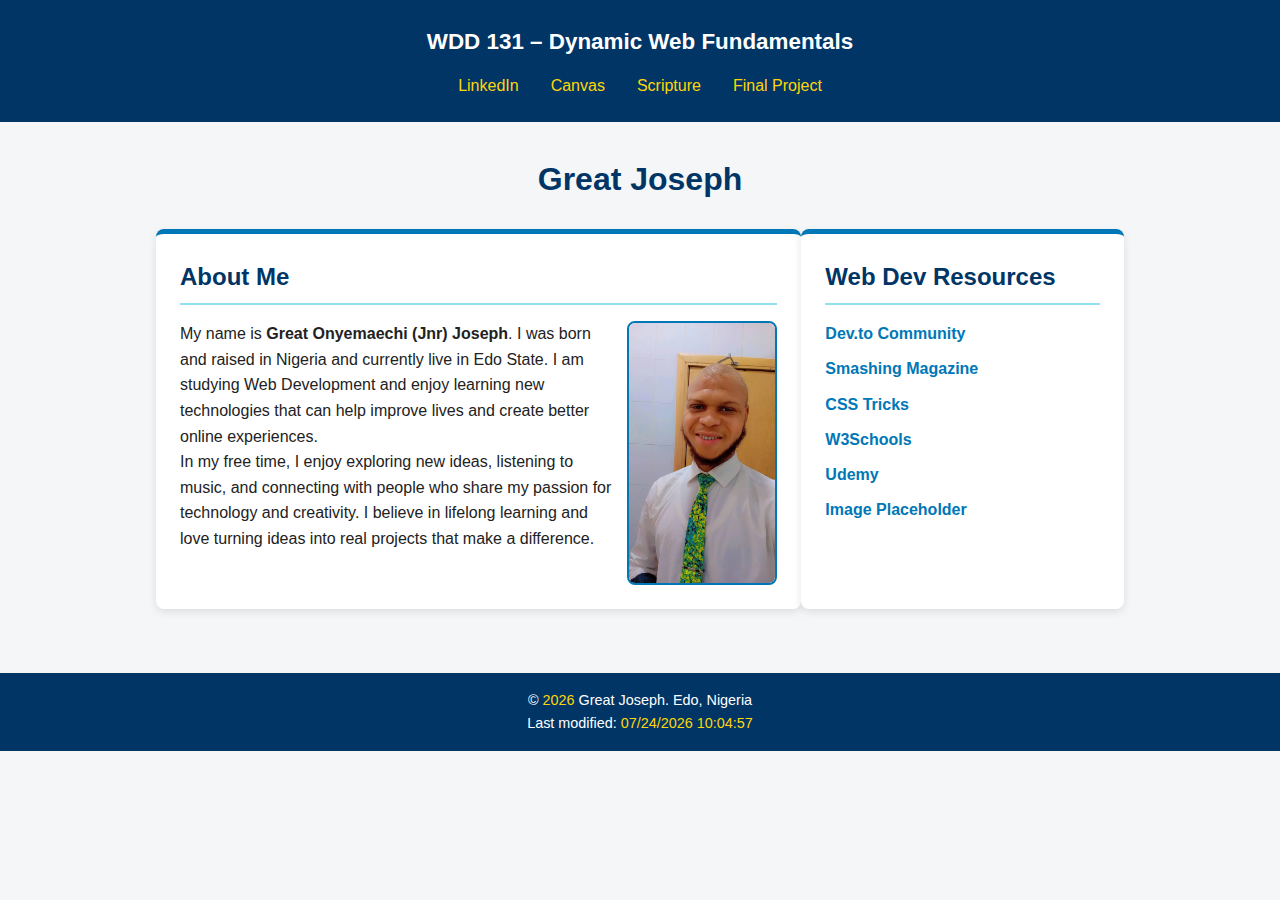
<file: index.html>
<!DOCTYPE html>
<html lang="en">
<head>
    <meta charset="UTF-8">
    <meta name="viewport" content="width=device-width, initial-scale=1.0">
    <meta name="author" content="Great Joseph">
    <meta name="description" content="WDD 131 – Dynamic Web Fundamentals - Great Onyemaechi (Jnr) Joseph personal webpage.">
    <title>WDD 131 – Dynamic Web Fundamentals – Great Joseph</title>
    <link rel="stylesheet" href="styles/base.css">
    <script src="/scripts/getdates.js" defer></script>
</head>
<body>
    <header>
        <span id="course-title">WDD 131 – Dynamic Web Fundamentals</span>
        <nav>
            <a href="https://linkedin.com" target="_blank">LinkedIn</a>
            <a href="https://byupw.instructure.com" target="_blank">Canvas</a>
            <a href="https://www.churchofjesuschrist.org/study/scriptures/bofm/1-ne/3?lang=eng&id=p7#p7" target="_blank">Scripture</a>
            <a href="#">Final Project</a>
        </nav>
    </header>

    <main>
        <h1>Great Joseph</h1>

        <section class="card">
            <h2>About Me</h2>
            <img src="images/profile.webp" alt="Photo of Great Joseph" class="profile-img">
            <p>My name is <strong>Great Onyemaechi (Jnr) Joseph</strong>. I was born and raised in Nigeria and currently live in Edo State. I am studying Web Development and enjoy learning new technologies that can help improve lives and create better online experiences.</p>
            <p>In my free time, I enjoy exploring new ideas, listening to music, and connecting with people who share my passion for technology and creativity. I believe in lifelong learning and love turning ideas into real projects that make a difference.</p>
        </section>

        <section class="card">
            <h2>Web Dev Resources</h2>
            <ul>
                <li><a href="https://dev.to/" target="_blank">Dev.to Community</a></li>
                <li><a href="https://www.smashingmagazine.com/" target="_blank">Smashing Magazine</a></li>
                <li><a href="https://css-tricks.com/" target="_blank">CSS Tricks</a></li>
                <li><a href="https://www.w3schools.com/" target="_blank">W3Schools</a></li>
                <li><a href="https://www.udemy.com/" target="_blank">Udemy</a></li>
                <li><a href="https://placeholder.com/" target="_blank">Image Placeholder</a></li>
            </ul>
        </section>
    </main>

    <footer>
        <p>&copy; <span id="currentyear"></span> Great Joseph. Edo, Nigeria</p>
        <p id="lastModified">Last modified: <span id="modDate"></span></p>
    </footer>
</body>
</html>
</file>
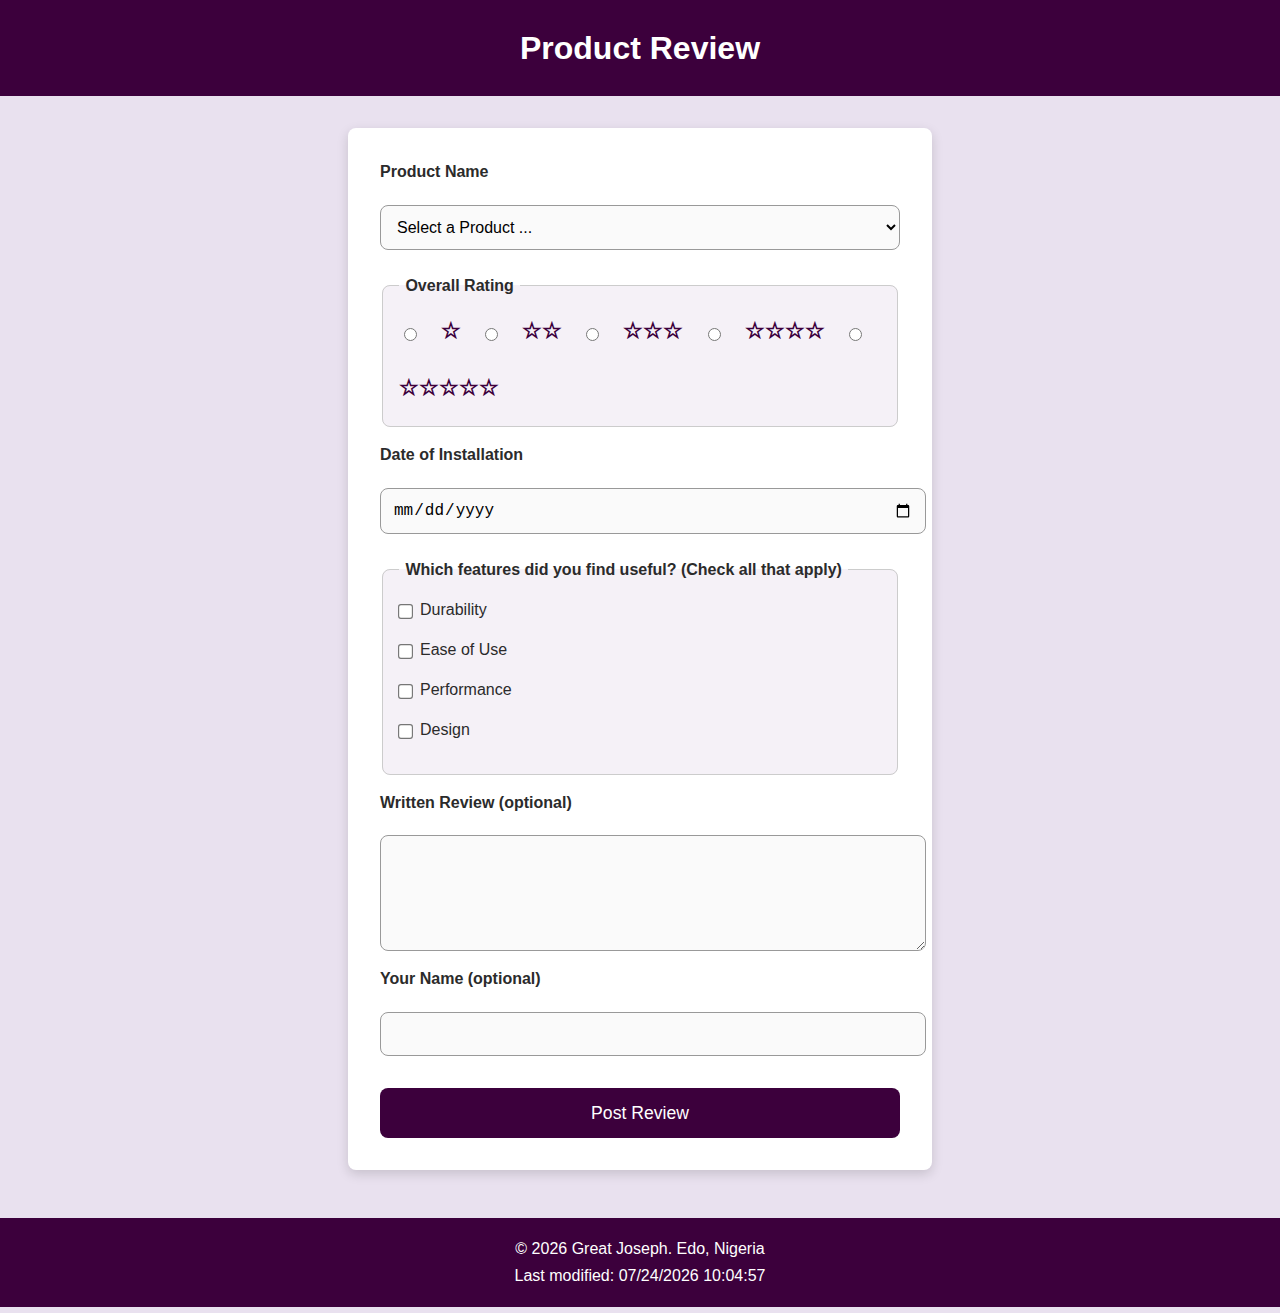
<file: form.html>
<!DOCTYPE html>
<html lang="en">
<head>
  <meta charset="UTF-8" >
  <meta name="viewport" content="width=device-width, initial-scale=1" >
  <title>Product Review Form</title>
  <meta name="author" content="Great Joseph" >
  <meta
    name="description"
    content="Form for submitting product reviews. | Great Joseph | WDD 131 - Dynamic Web Fundamentals"
  >
  <meta name="keywords" content="product review, review form, customer feedback, WDD 131, Great Joseph" >
  <link rel="stylesheet" href="styles/form.css" >
  <script defer src="scripts/form.js"></script>
</head>
<body>
  <!-- REQUIRED HEADER -->
  <header>
    <h1>Product Review</h1>
  </header>

  <main>
    <form method="get" action="review.html" id="reviewForm">
      <!-- PRODUCT NAME -->
      <label for="productSelect">Product Name</label>
      <select id="productSelect" name="product" required>
        <option value="" disabled selected>Select a Product ...</option>
      </select>

      <!-- RATING -->
      <fieldset class="ratingBox">
        <legend>Overall Rating</legend>

        <input type="radio" id="rate1" name="rating" value="1" required >
        <label for="rate1">☆</label>

        <input type="radio" id="rate2" name="rating" value="2" required>
        <label for="rate2">☆☆</label>

        <input type="radio" id="rate3" name="rating" value="3" required>
        <label for="rate3">☆☆☆</label>

        <input type="radio" id="rate4" name="rating" value="4" required>
        <label for="rate4">☆☆☆☆</label>

        <input type="radio" id="rate5" name="rating" value="5" required>
        <label for="rate5">☆☆☆☆☆</label>
      </fieldset>

      <!-- DATE -->
      <label for="installDate">Date of Installation</label>
      <input type="date" id="installDate" name="installDate" required >

      <!-- FEATURES -->
      <fieldset>
        <legend>Which features did you find useful? (Check all that apply)</legend>

        <div class="checkbox-wrapper">
          <input
            type="checkbox"
            id="durability"
            name="features"
            value="Durability"
          >
          <label for="durability">Durability</label>
        </div>

        <div class="checkbox-wrapper">
          <input
            type="checkbox"
            id="ease"
            name="features"
            value="Ease of Use"
          >
          <label for="ease">Ease of Use</label>
        </div>

        <div class="checkbox-wrapper">
          <input
            type="checkbox"
            id="performance"
            name="features"
            value="Performance"
          >
          <label for="performance">Performance</label>
        </div>

        <div class="checkbox-wrapper">
          <input type="checkbox" id="design" name="features" value="Design" >
          <label for="design">Design</label>
        </div>
      </fieldset>

      <!-- REVIEW TEXT -->
      <label for="writtenReview">Written Review (optional)</label>
      <textarea id="writtenReview" name="writtenReview" rows="5"></textarea>

      <!-- USER NAME -->
      <label for="userName">Your Name (optional)</label>
      <input type="text" id="userName" name="userName" >

      <!-- SUBMIT -->
      <input type="submit" value="Post Review" class="submitBtn" >
    </form>
  </main>

  <footer>
    <p>&copy; <span id="currentyear"></span> Great Joseph. Edo, Nigeria</p>
    <p id="lastModified">Last modified: <span id="modDate"></span></p>
  </footer>
</body>
</html>
</file>
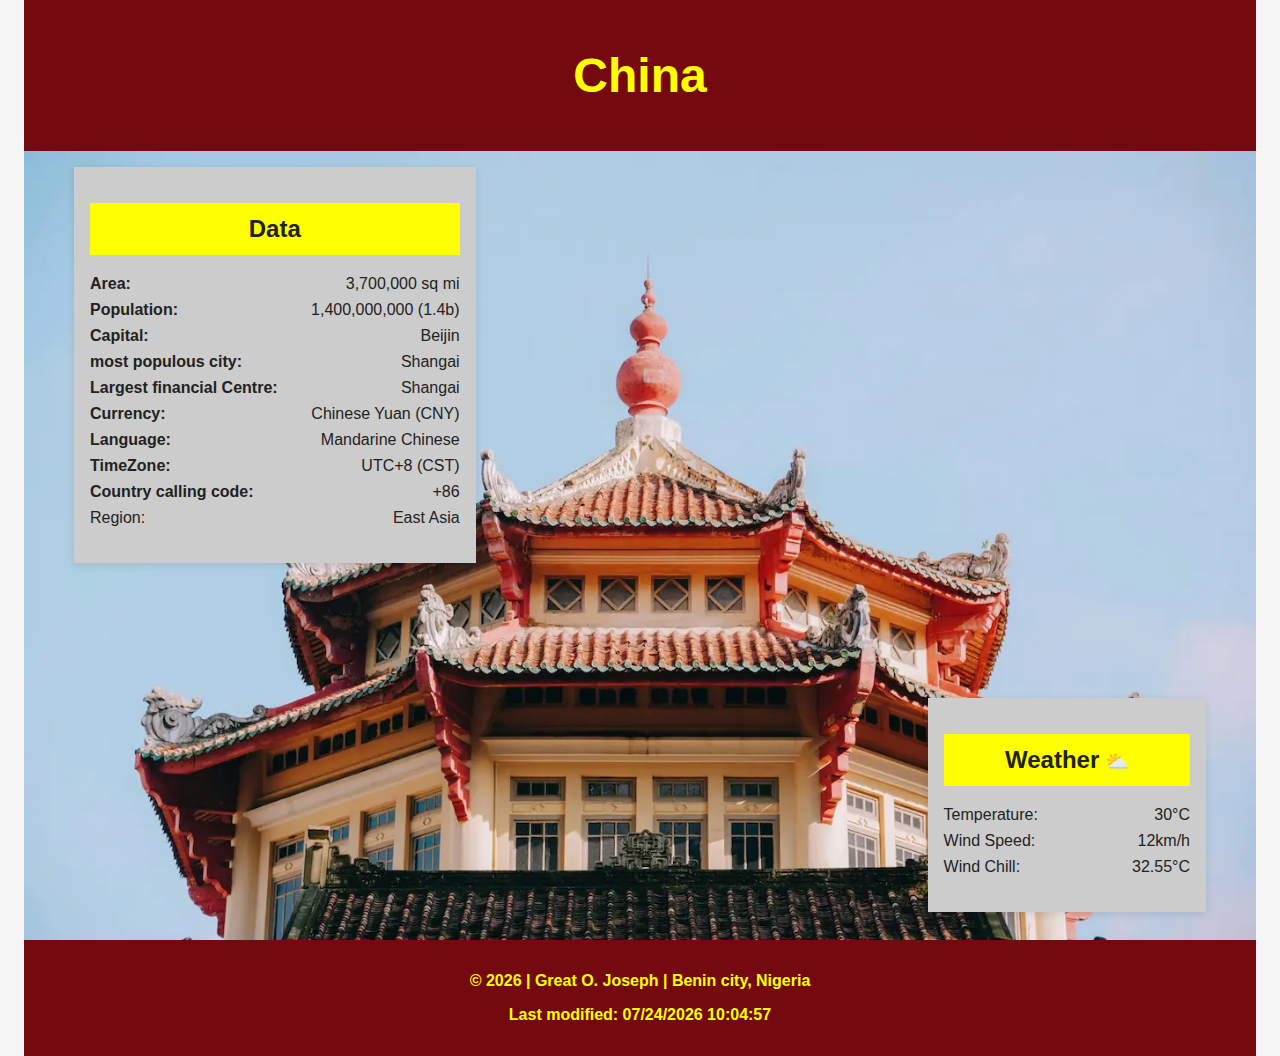
<file: place.html>
<!DOCTYPE html>
<html lang="en">
<head>
    <meta charset="UTF-8">
    <meta name="viewport" content="width=device-width, initial-scale=1.0">
    <title>China</title>
    <meta name="author" content="Great O Great">
    <meta name="description" content="a country i would love to visit - China | Great Joseph | wdd131">
    <meta name="keywords" content="China, favourite country, Great Joseph, Great, Joseph">

    <link rel="stylesheet" href="styles/place.css">
    <script src="scripts/place.js" defer></script>
</head>
<body>

<header>
    <h1>China</h1>
</header>

<main>

    <!-- HERO IMAGE -->
    <section class="hero">
        <picture>
            <source srcset="images/china_large.webp" media="(min-width: 700px)">
            <img src="images/china_small.webp " alt="A view of China">
        </picture>
    </section>

    <!-- MOBILE DATA SECTION -->
    <section class="data">
        <h2>Data</h2>
        <ul>
            <li><strong>Area:</strong> 3,700,000 sq mi</li>
            <li><strong>Population:</strong> 1,400,000,000 (1.4b)</li>
            <li><strong>Capital:</strong> Beijin</li>
            <li><strong>most populous city:</strong> Shangai</li>
            <li><strong>Largest financial Centre:</strong> Shangai</li>
            <li><strong>Currency:</strong> Chinese Yuan (CNY)</li>
            <li><strong>Language:</strong> Mandarine Chinese</li>
            <li><strong>TimeZone:</strong> UTC+8 (CST)</li>
            <li><strong>Country calling code:</strong> +86</li>
            <li><span>Region:</span> East Asia</li>
        </ul>
    </section>

    <!-- WEATHER SECTION -->
    <section class="weather">
        <h2>Weather</h2>
        <img class="weather-icon-mobile" src="images/weather.svg" alt="weather icon">

        <ul>
            <li><span>Temperature:</span> <span id="temp">30&deg;C</span></li>
            <li><span>Wind Speed:</span> <span id="speed" >12km/h</span></li>
            <li><span>Wind Chill:</span> <span id="windchill">--</span></li>
        </ul>
    </section>

</main>

<footer>
    <p>&copy; <span id="year"></span> | Great O. Joseph | Benin city, Nigeria</p>
    <p>Last modified: <span id="modified"></span></p>
</footer>

</body>
</html>
</file>
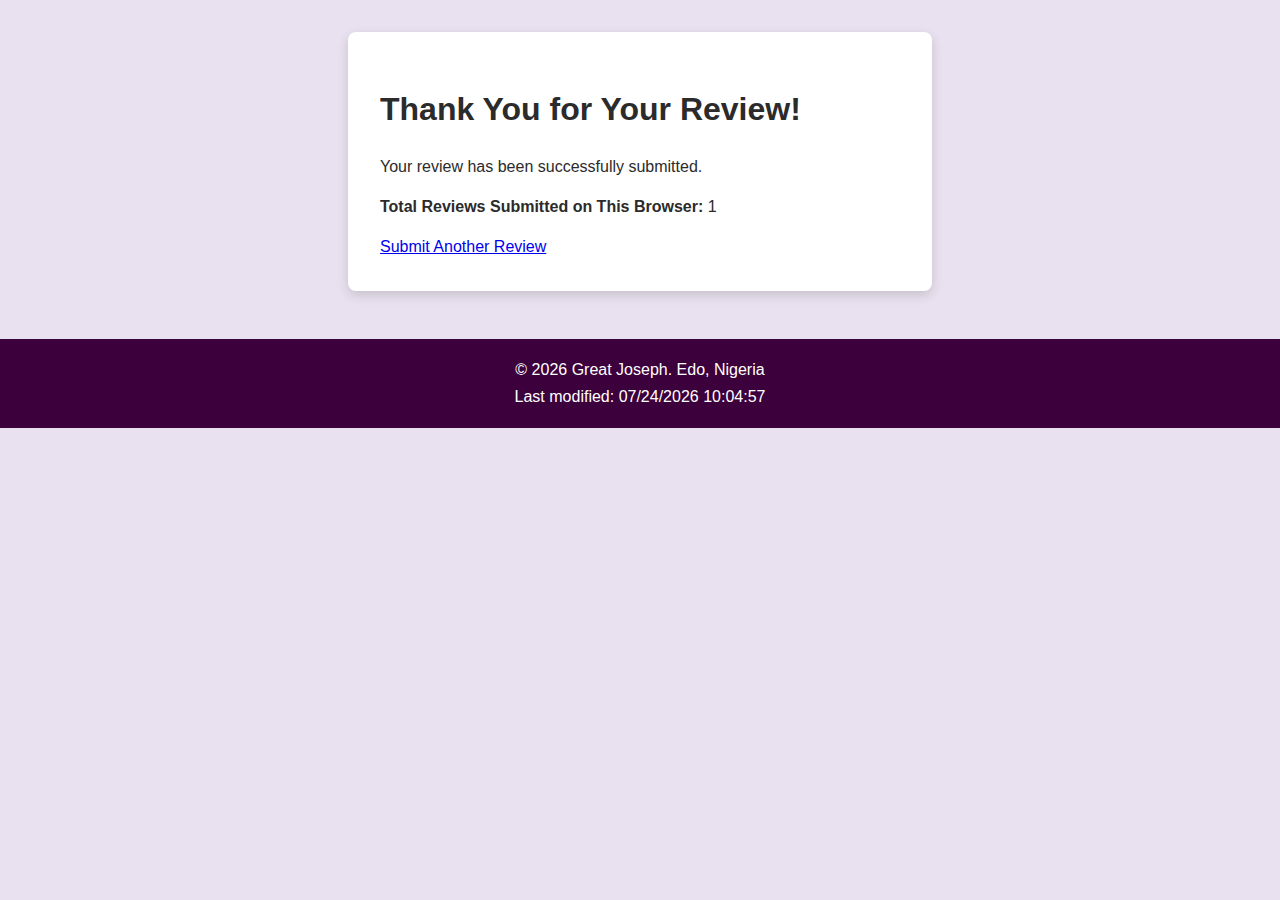
<file: review.html>
<!DOCTYPE html>
<html lang="en">
<head>
    <meta charset="UTF-8">
    <meta name="viewport" content="width=device-width, initial-scale=1.0">
    <meta name="author" content="Great Joseph">
    <meta name="description" content="Thank you page for submitted product reviews. | Great Joseph | WDD 131 - Dynamic Web Fundamentals">
    <meta name="keywords" content="product review, review submission, customer feedback, WDD 131, Great Joseph">
    <title>Review Submitted</title>
    <link rel="stylesheet" href="styles/form.css">
    <script defer src="scripts/review.js"></script>
</head>

<body>
    <main>
        <h1>Thank You for Your Review!</h1>

        <p>Your review has been successfully submitted.</p>

        <p><strong>Total Reviews Submitted on This Browser:</strong> 
            <span id="reviewCount">0</span>
        </p>

        <a href="form.html" class="backLink">Submit Another Review</a>

    </main>

    <footer>
        <p>&copy; <span id="currentyear"></span> Great Joseph. Edo, Nigeria</p>
        <p id="lastModified">Last modified: <span id="modDate"></span></p>
    </footer>
</body>
</html>
</file>
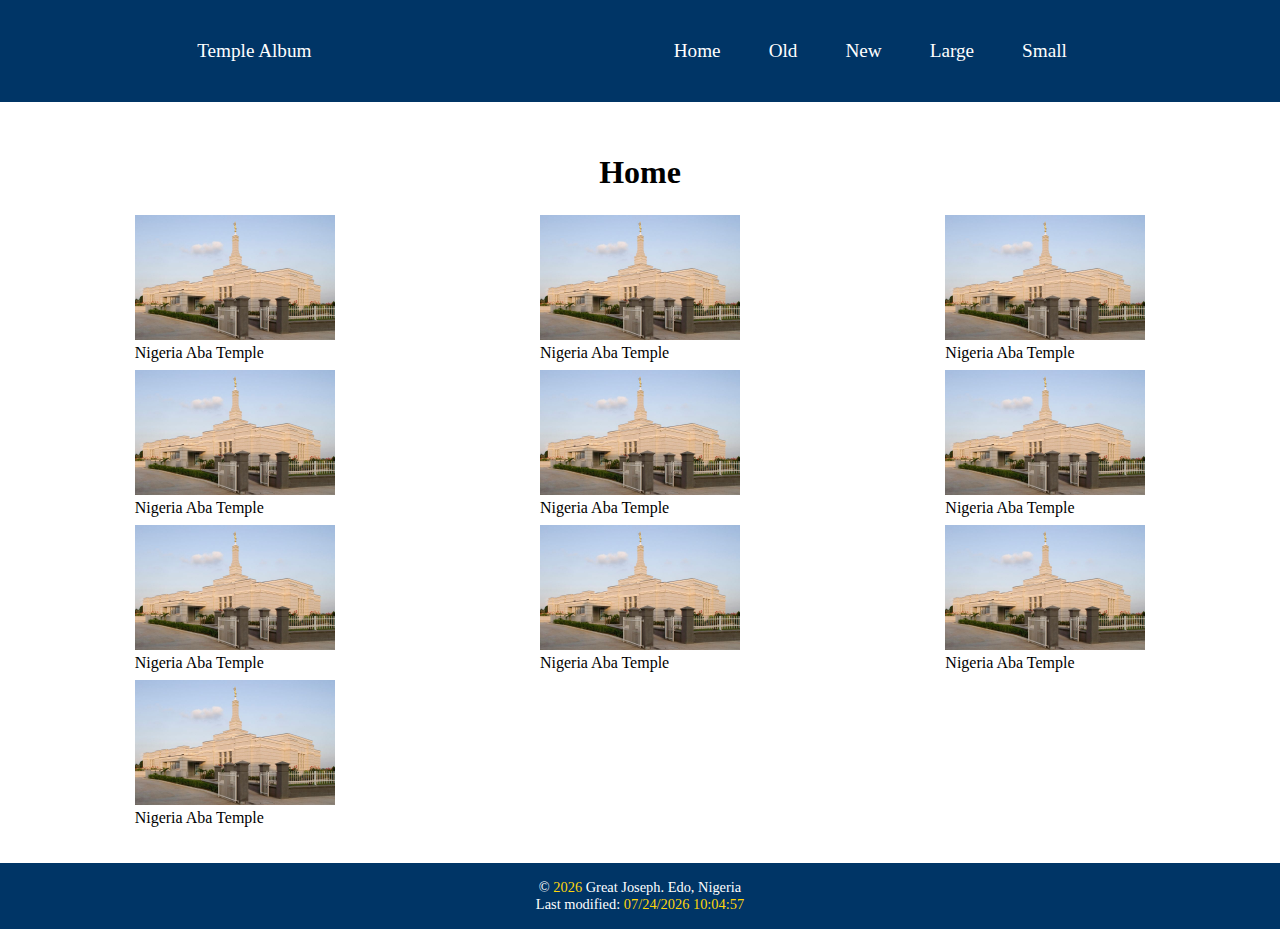
<file: temples.html>
<!DOCTYPE html>
<html lang="en">
<head>
    <meta charset="UTF-8">
    <meta name="viewport" content="width=device-width, initial-scale=1.0">
    <meta name="author" content="Great O. Joseph">
    <meta name="description" content="temples galery | wdd130 | Great Joseph">
    <meta name="keywords" content="lds temples, temples, church of jesus christ, gallery">
    <title>Temples Gallery</title>
    <!-- Google Fonts Preconnects -->
    <link rel="preconnect" href="https://fonts.googleapis.com">
    <link rel="preconnect" href="https://fonts.gstatic.com" crossorigin>

    <!-- Google Fonts Stylesheet -->
    <link href="https://fonts.googleapis.com/css2?family=Poppins:wght@400;500;600&family=Roboto:wght@400;700&display=swap" rel="stylesheet">

    <link rel="stylesheet" href="styles/temples.css">
    <link rel="stylesheet" href="styles/temples-large.css">
    <script src="scripts/temples.js" defer></script>
    <script src="scripts/getdates.js" defer></script>
</head>
<body>
    <header>
        <div>Temple Album</div>

        <span class="toggle-menu" id="toggle-menu-on">  ☰ </span>

        <nav>
            <span class="toggle-menu" id="toggle-menu-off">❌</span>
            <a href="#">Home</a>
            <a href="#">Old</a>
            <a href="#">New</a>
            <a href="#">Large</a>
            <a href="#">Small</a>
        </nav>
    </header>

    <main>
        <h1>Home</h1>
        <figure>
            <img src="images/aba_nigeria_temple_lds.jpeg" alt="A picture of Nigeria Aba Temple">
            <figcaption>Nigeria Aba Temple</figcaption>
        </figure>
        <figure>
            <img src="images/aba_nigeria_temple_lds.jpeg" alt="A picture of Nigeria Aba Temple">
            <figcaption>Nigeria Aba Temple</figcaption>
        </figure>
        <figure>
            <img src="images/aba_nigeria_temple_lds.jpeg" alt="A picture of Nigeria Aba Temple">
            <figcaption>Nigeria Aba Temple</figcaption>
        </figure>
        <figure>
            <img src="images/aba_nigeria_temple_lds.jpeg" alt="A picture of Nigeria Aba Temple">
            <figcaption>Nigeria Aba Temple</figcaption>
        </figure>
        <figure>
            <img src="images/aba_nigeria_temple_lds.jpeg" alt="A picture of Nigeria Aba Temple">
            <figcaption>Nigeria Aba Temple</figcaption>
        </figure>
        <figure>
            <img src="images/aba_nigeria_temple_lds.jpeg" alt="A picture of Nigeria Aba Temple">
            <figcaption>Nigeria Aba Temple</figcaption>
        </figure>
        <figure>
            <img src="images/aba_nigeria_temple_lds.jpeg" alt="A picture of Nigeria Aba Temple">
            <figcaption>Nigeria Aba Temple</figcaption>
        </figure>
        <figure>
            <img src="images/aba_nigeria_temple_lds.jpeg" alt="A picture of Nigeria Aba Temple">
            <figcaption>Nigeria Aba Temple</figcaption>
        </figure>
        <figure>
            <img src="images/aba_nigeria_temple_lds.jpeg" alt="A picture of Nigeria Aba Temple">
            <figcaption>Nigeria Aba Temple</figcaption>
        </figure>
        <figure>
            <img src="images/aba_nigeria_temple_lds.jpeg" alt="A picture of Nigeria Aba Temple">
            <figcaption>Nigeria Aba Temple</figcaption>
        </figure>
    </main>

    <footer>
        <p>&copy; <span id="currentyear"></span> Great Joseph. Edo, Nigeria</p>
        <p id="lastModified">Last modified: <span id="modDate"></span></p>
    </footer>
</body>
</html>
</file>
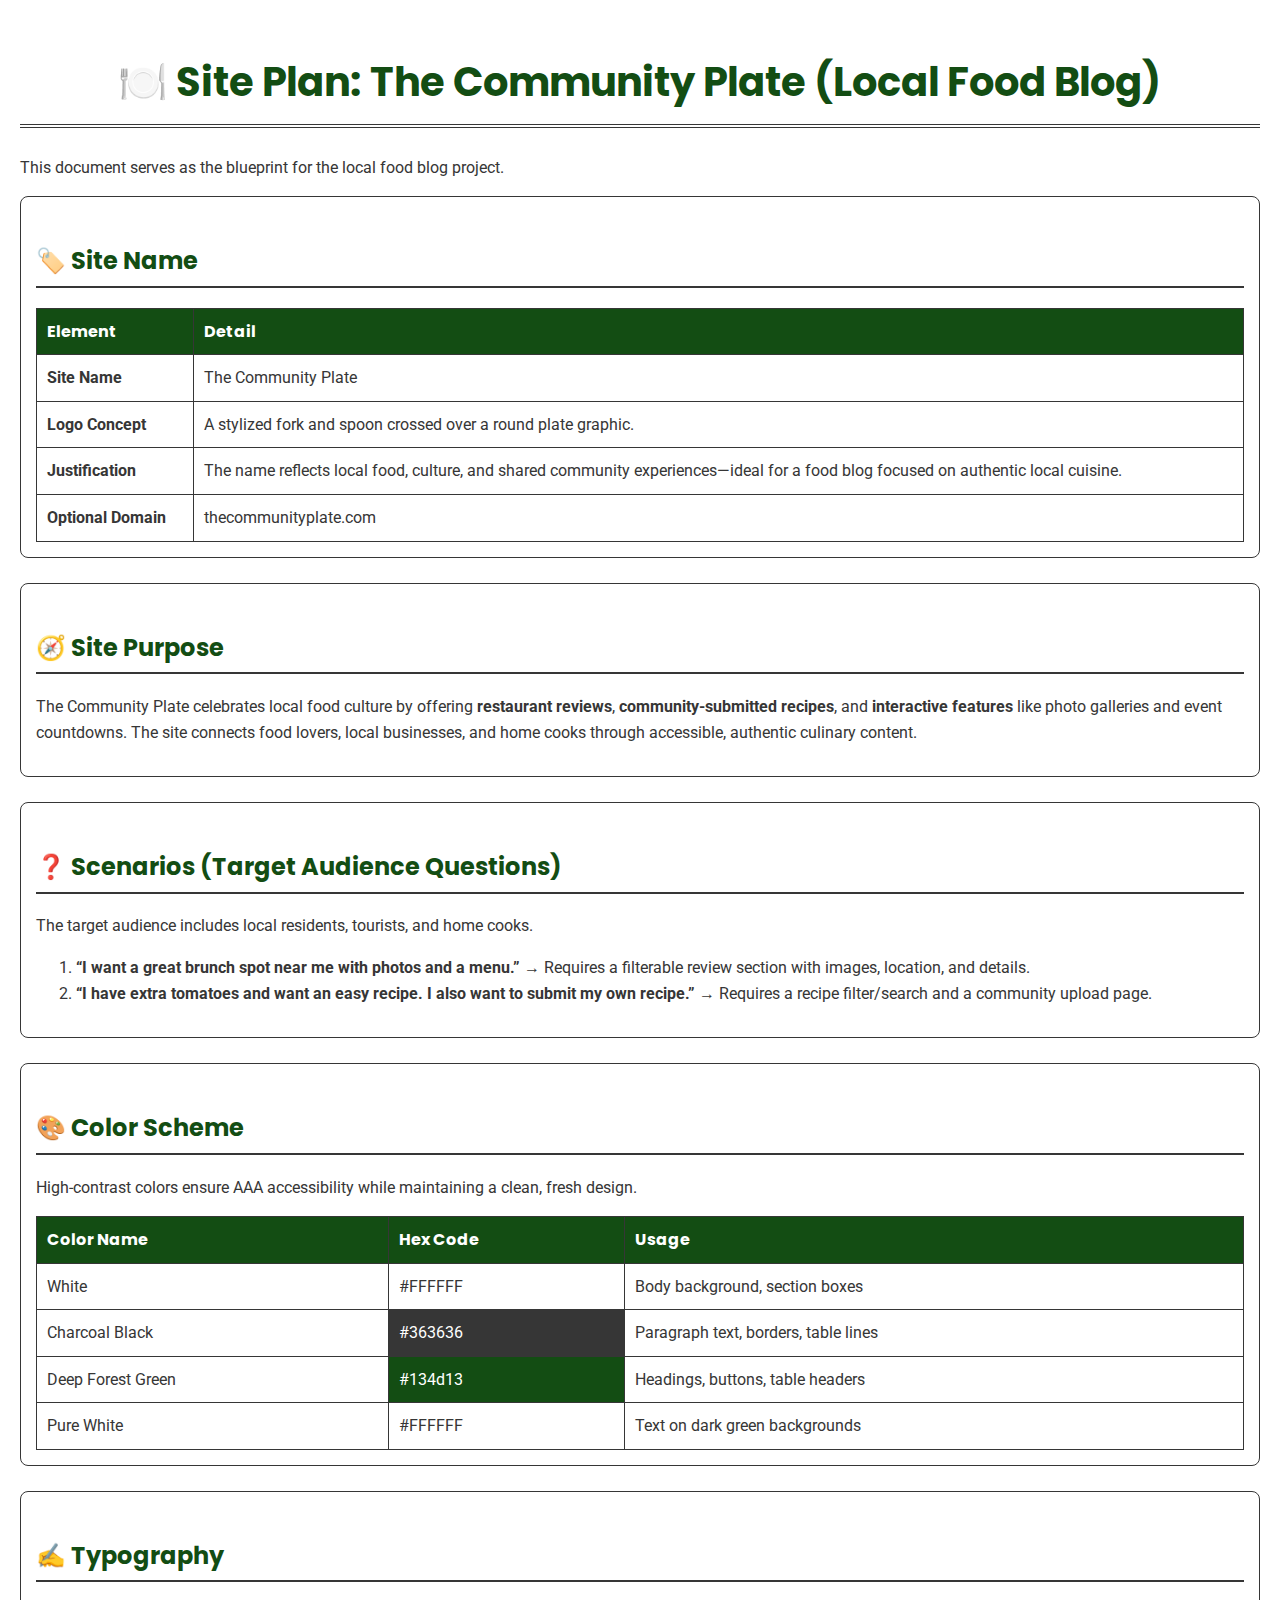
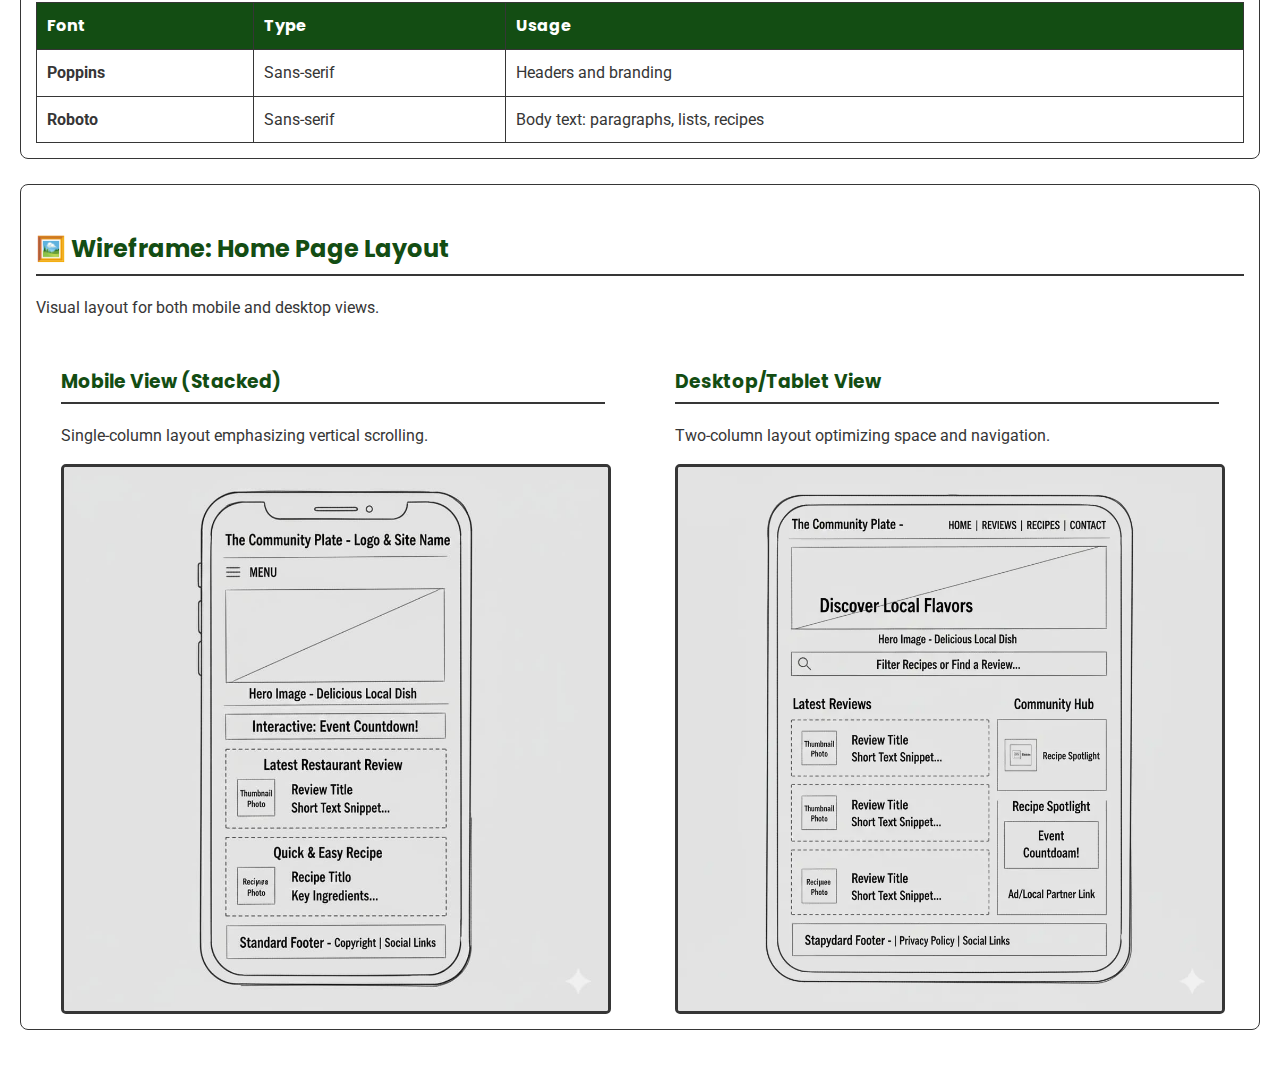
<file: project/siteplan.html>
<!DOCTYPE html>
<html lang="en">
<head>
    <meta charset="UTF-8">
    <meta name="viewport" content="width=device-width, initial-scale=1.0">

    <!-- SEO -->
    <meta name="author" content="Great O. Joseph">
    <meta name="description" content="Official site plan for The Community Plate—A local food blog featuring recipes, reviews, and community submissions.">
    <meta name="keywords" content="local food blog, site plan, web design, recipes, food reviews">

    <title>The Community Plate | Site Plan</title>

    <!-- FONTS -->
    <link rel="preconnect" href="https://fonts.googleapis.com">
    <link rel="preconnect" href="https://fonts.gstatic.com" crossorigin>
    <link href="https://fonts.googleapis.com/css2?family=Poppins:wght@600&family=Roboto:wght@400;700&display=swap" rel="stylesheet">

    <!-- STYLES -->
    <link rel="stylesheet" href="styles/siteplan.css">
</head>

<body>
    <header>
        <h1>🍽️ Site Plan: The Community Plate (Local Food Blog)</h1>
        <p class="center">This document serves as the blueprint for the local food blog project.</p>
    </header>

    <main>

        <!-- SITE NAME -->
        <section class="section-box">
            <h2>🏷️ Site Name</h2>
            <table>
                <thead>
                    <tr>
                        <th>Element</th>
                        <th>Detail</th>
                    </tr>
                </thead>
                <tbody>
                    <tr>
                        <td><strong>Site Name</strong></td>
                        <td>The Community Plate</td>
                    </tr>
                    <tr>
                        <td><strong>Logo Concept</strong></td>
                        <td>A stylized fork and spoon crossed over a round plate graphic.</td>
                    </tr>
                    <tr>
                        <td><strong>Justification</strong></td>
                        <td>The name reflects local food, culture, and shared community experiences—ideal for a food blog focused on authentic local cuisine.</td>
                    </tr>
                    <tr>
                        <td><strong>Optional Domain</strong></td>
                        <td>thecommunityplate.com</td>
                    </tr>
                </tbody>
            </table>
        </section>

        <!-- SITE PURPOSE -->
        <section class="section-box">
            <h2>🧭 Site Purpose</h2>
            <p>
                The Community Plate celebrates local food culture by offering <strong>restaurant reviews</strong>, 
                <strong>community-submitted recipes</strong>, and <strong>interactive features</strong> like photo galleries 
                and event countdowns. The site connects food lovers, local businesses, and home cooks through accessible, 
                authentic culinary content.
            </p>
        </section>

        <!-- SCENARIOS -->
        <section class="section-box">
            <h2>❓ Scenarios (Target Audience Questions)</h2>
            <p>The target audience includes local residents, tourists, and home cooks.</p>

            <ol>
                <li>
                    <strong>“I want a great brunch spot near me with photos and a menu.”</strong>  
                    → Requires a filterable review section with images, location, and details.
                </li>
                <li>
                    <strong>“I have extra tomatoes and want an easy recipe. I also want to submit my own recipe.”</strong>  
                    → Requires a recipe filter/search and a community upload page.
                </li>
            </ol>
        </section>

        <!-- COLOR SCHEME -->
        <section class="section-box">
            <h2>🎨 Color Scheme</h2>
            <p>High-contrast colors ensure AAA accessibility while maintaining a clean, fresh design.</p>

            <table>
                <thead>
                    <tr>
                        <th>Color Name</th>
                        <th>Hex Code</th>
                        <th>Usage</th>
                    </tr>
                </thead>
                <tbody>
                    <tr>
                        <td>White</td>
                        <td style="background-color:#FFFFFF;">#FFFFFF</td>
                        <td>Body background, section boxes</td>
                    </tr>
                    <tr>
                        <td>Charcoal Black</td>
                        <td style="background-color:#363636;color:white;">#363636</td>
                        <td>Paragraph text, borders, table lines</td>
                    </tr>
                    <tr>
                        <td>Deep Forest Green</td>
                        <td style="background-color:#134d13;color:white;">#134d13</td>
                        <td>Headings, buttons, table headers</td>
                    </tr>
                    <tr>
                        <td>Pure White</td>
                        <td style="background-color:#FFFFFF;color:#363636;">#FFFFFF</td>
                        <td>Text on dark green backgrounds</td>
                    </tr>
                </tbody>
            </table>
        </section>

        <!-- TYPOGRAPHY -->
        <section class="section-box">
            <h2>✍️ Typography</h2>
            <table>
                <thead>
                    <tr>
                        <th>Font</th>
                        <th>Type</th>
                        <th>Usage</th>
                    </tr>
                </thead>
                <tbody>
                    <tr>
                        <td><strong>Poppins</strong></td>
                        <td>Sans-serif</td>
                        <td>Headers and branding</td>
                    </tr>
                    <tr>
                        <td><strong>Roboto</strong></td>
                        <td>Sans-serif</td>
                        <td>Body text: paragraphs, lists, recipes</td>
                    </tr>
                </tbody>
            </table>
        </section>

        <!-- WIREFRAME -->
        <section class="section-box">
            <h2>🖼️ Wireframe: Home Page Layout</h2>
            <p>Visual layout for both mobile and desktop views.</p>

            <div class="wireframe-container">
                <div>
                    <h3>Mobile View (Stacked)</h3>
                    <p>Single-column layout emphasizing vertical scrolling.</p>
                    <img src="images/small.jpg" alt="Wireframe of mobile home page layout" loading="lazy">
                </div>

                <div>
                    <h3>Desktop/Tablet View</h3>
                    <p>Two-column layout optimizing space and navigation.</p>
                    <img src="images/wide.webp" alt="Wireframe of desktop home page layout" loading="lazy">
                </div>
            </div>
        </section>

    </main>
</body>
</html>
</file>
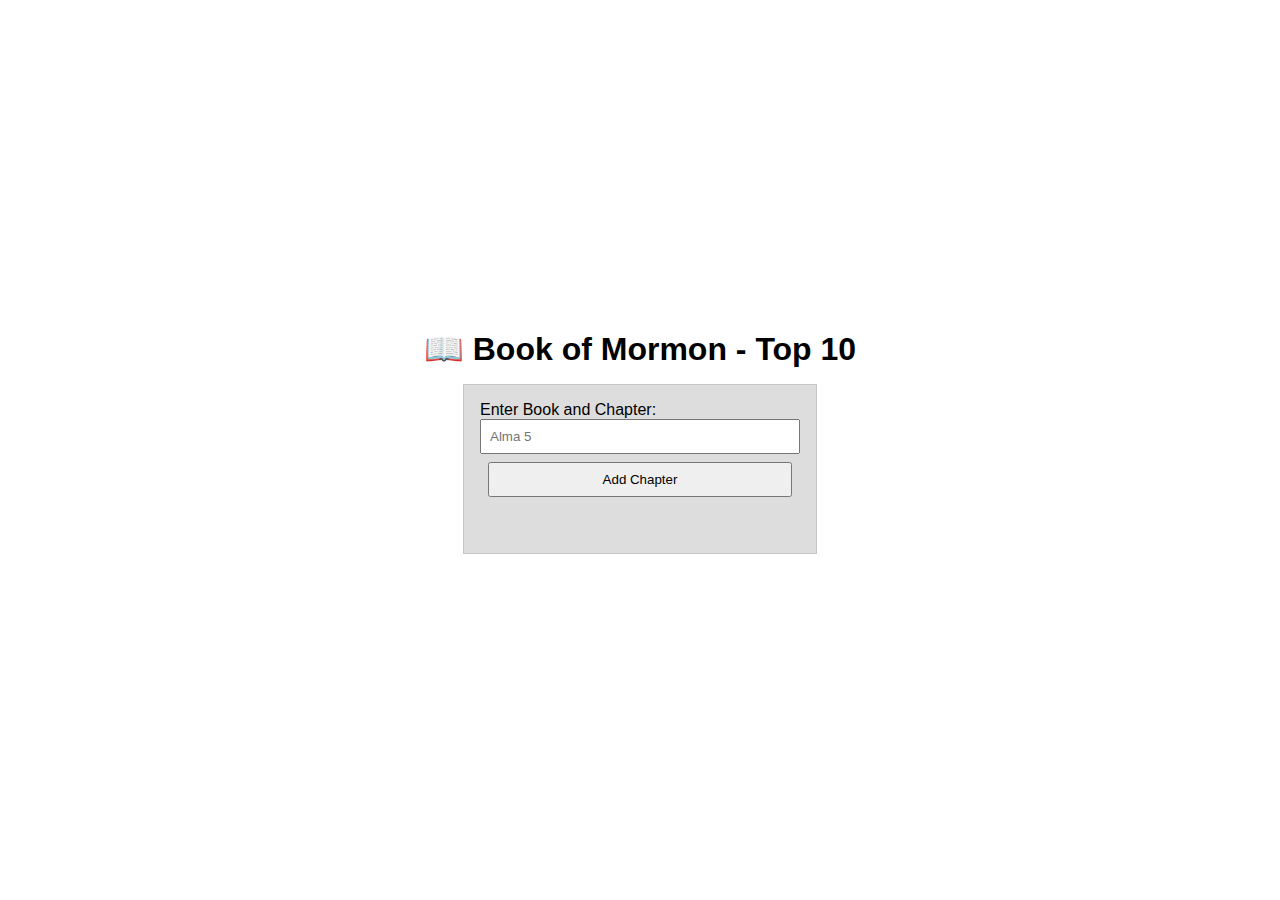
<file: week02/bom.html>
<!DOCTYPE html>
<html lang="en">
<head>
    <meta charset="UTF-8">
    <meta name="viewport" content="width=device-width, initial-scale=1.0">
    <title>Book Of Mormon - Top 10</title>
    <link rel="stylesheet" href="styles/bom.css">
</head>
<body>
    <h1>📖 Book of Mormon - Top 10</h1>
<main>
	<label for="favchap">Enter Book and Chapter: </label>
	<input type="text" id="favchap" placeholder="Alma 5">
	<button type="submit">Add Chapter</button>
	<ul id="list"></ul>
</main>
<footer>
    <script src="scripts/bom.js"></script>
</footer>
</body>
</html>
</file>
<file: styles/base.css>
/* ===== General Styles ===== */
* {
    box-sizing: border-box;
    margin: 0;
    padding: 0;
}

body {
    font-family: "Segoe UI", Tahoma, Geneva, Verdana, sans-serif;
    background-color: #f4f6f8;
    color: #222;
    line-height: 1.6;
}

/* ===== Header ===== */
header {
    background-color: #003566;
    color: white;
    text-align: center;
    padding: 1.5rem 0;
}

#course-title {
    display: block;
    font-size: 1.4rem;
    font-weight: 600;
    margin-bottom: 0.8rem;
}

nav {
    display: flex;
    justify-content: center;
    gap: 2rem;
}

nav a {
    color: #ffd60a;
    text-decoration: none;
    font-weight: 500;
}

nav a:hover {
    text-decoration: underline;
    color: #ffc300;
}

/* ===== Main ===== */
main {
    display: grid;
    grid-template-columns: 2fr 1fr;
    max-width: 1000px;
    margin: 2rem auto;
    padding: 0 1rem;
}

h1 {
    grid-column: 1/4;;
    text-align: center;
    color: #003566;
    margin-bottom: 1.5rem;
}

/* ===== Cards ===== */
.card {
    background: #fff;
    border-radius: 8px;
    box-shadow: 0 3px 8px rgba(0, 0, 0, 0.1);
    padding: 1.5rem;
    margin-bottom: 2rem;
    border-top: 5px solid #0077b6;
}

.card h2 {
    color: #003566;
    border-bottom: 2px solid #90e0ef;
    padding-bottom: 0.4rem;
    margin-bottom: 1rem;
}

.profile-img {
    width: 150px;
    float: right;
    margin-left: 1rem;
    border-radius: 8px;
    border: 2px solid #0077b6;
}

/* ===== Web Dev Resources ===== */
.card ul {
    list-style: none;
    margin-top: 1rem;
}

.card ul li {
    margin: 0.6rem 0;
}

.card ul a {
    text-decoration: none;
    color: #0077b6;
    font-weight: 800;
}

.card ul a:hover {
    text-decoration: underline;
    color: #0096c7;
}

/* ===== Footer ===== */
footer {
    background-color: #003566;
    color: white;
    text-align: center;
    padding: 1rem 0;
    font-size: 0.9rem;
}

footer span {
    color: #ffd60a;
}

/* ===== Responsive Design ===== */
@media (max-width: 700px) {
    nav {
        flex-direction: column;
        gap: 0.5rem;
    }

    .profile-img {
        float: none;
        display: block;
        margin: 1rem auto;
    }
}
</file>
<file: styles/form.css>
/* ---------- GLOBAL STYLES ---------- */
:root {
  --primary: #3c003c; /* Deep purple */
  --secondary: #e9e1ef; /* Soft lavender background */
  --accent: #5e0d5e;
  --text-dark: #2b2b2b;
  --white: #ffffff;
  --radius: 8px;
  --spacing: 1rem;
}

body {
  margin: 0;
  font-family: "Segoe UI", Arial, sans-serif;
  background-color: var(--secondary);
  color: var(--text-dark);
  line-height: 1.5;
}

/* ---------- HEADER ---------- */
header {
  background-color: var(--primary);
  padding: 1.5rem;
  text-align: center;
  color: var(--white);
}

header h1 {
  margin: 0;
  font-size: 2rem;
}

/* ---------- MAIN FORM CONTAINER ---------- */
main {
  max-width: 520px;
  margin: 2rem auto;
  padding: 2rem;
  background: var(--white);
  border-radius: var(--radius);
  box-shadow: 0 4px 12px rgba(0, 0, 0, 0.15);
}

/* ---------- FORM ELEMENTS ---------- */
form {
  display: flex;
  flex-direction: column;
  gap: var(--spacing);
}

label {
  font-weight: bold;
  display: block;
  margin-bottom: 0.3rem;
}

input[type="text"],
input[type="date"],
select,
textarea {
  padding: 0.75rem;
  border: 1px solid #999;
  border-radius: var(--radius);
  width: 100%;
  background: #fafafa;
  font-size: 1rem;
}

textarea {
  resize: vertical;
}

/* ---------- FIELDSETS ---------- */
fieldset {
  border: 1px solid #ccc;
  padding: 1rem;
  border-radius: var(--radius);
  background-color: #f5f1f7;
  margin-top: 0.5rem;
}

legend {
  font-weight: bold;
  padding: 0 0.4rem;
}

/* =========================================================
   RADIO BUTTONS (SIDE BY SIDE – HORIZONTAL)
   ========================================================= */
.ratingBox {
  display: flex;
  flex-wrap: wrap;
  gap: 1.2rem;
  align-items: center;
}

.ratingBox input[type="radio"] {
  margin-right: 0.3rem;
  cursor: pointer;
}

.ratingBox label {
  display: flex;
  align-items: center;
  gap: 0.25rem;
  cursor: pointer;
  font-size: 1.4rem;
  color: var(--primary);
}

/* =========================================================
   CHECKBOXES (VERTICAL COLUMN with side-by-side label text)
   ========================================================= */
.checkbox-wrapper {
  display: flex; /* Align checkbox and label side by side */
  align-items: center;
  gap: 0.5rem;
  margin-bottom: 0.7rem;
}

.checkbox-wrapper input[type="checkbox"] {
  margin: 0;
  transform: scale(1.15);
  cursor: pointer;
}

.checkbox-wrapper label {
  cursor: pointer;
  font-weight: normal;
}

/* ---------- SUBMIT BUTTON ---------- */
.submitBtn {
  background-color: var(--primary);
  color: var(--white);
  padding: 0.9rem;
  border: none;
  border-radius: var(--radius);
  font-size: 1.1rem;
  cursor: pointer;
  margin-top: 1rem;
}

.submitBtn:hover,
.submitBtn:focus {
  background-color: var(--accent);
}

/* ---------- FOOTER ---------- */
footer {
  background-color: var(--primary);
  color: var(--white);
  text-align: center;
  padding: 1rem;
  margin-top: 3rem;
}

footer p {
  margin: 0.2rem 0;
}

/* ---------- RESPONSIVE ---------- */
@media (max-width: 500px) {
  main {
    margin: 1rem;
    padding: 1.5rem;
  }

  .ratingBox label {
    margin-bottom: 0.3rem;
  }
}
</file>
<file: styles/place.css>
/* ---------------- GLOBAL ---------------- */
:root {
    --bg: #f5f5f5;
    --primary: #740a0f;      /* themed color */
    --accent: #FFFF00;
    --text: #222;
    --card-bg: #ccc;
    --border: #ccc;
    --shadow: 0 2px 8px rgba(0,0,0,0.1);
}

body {
    margin: 0 24px;
    font-family: Arial, sans-serif;
    background: var(--bg);
    color: var(--text);
}

header {
    text-align: center;
    background: var(--primary);
    color: var(--accent);
    padding: 1rem;
    font-size: x-large;
}

h2 {
    text-align: center;
    margin-bottom: .5rem;
    background-color: var(--accent);
    padding: 12px;
}

/* ---------------- HERO ---------------- */
.hero img {
    width: 100%;
    display: block;
}

/* ---------------- CARD SECTIONS ---------------- */
.data, .weather {
    background: var(--card-bg);
    padding: 1rem;
    width: 85%;
    margin: 1rem auto;
    box-shadow: var(--shadow);
}

.data ul, .weather ul {
    list-style: none;
    padding: 0;
}

.data li, .weather li {
    display: flex;
    justify-content: space-between;
    padding: .25rem 0;
}

/* MOBILE weather icon (SVG) */
.weather-icon-mobile {
    display: block;
    width: 40px;
    margin: 0 auto .5rem;
}

/* ---------------- DESKTOP STYLES ---------------- */
@media (min-width: 700px) {

    main {
        height: max-content;        
        margin: 0 auto;
        display: flex;
        flex-direction: column;
        position: relative;
    }

    .hero {
        position: relative;
    }

    .data {
        position: absolute;
        width: 30%;
        align-self: flex-start;
        left: 50px;
    }

    .weather {
        position: absolute;
        width: 20%;
        align-self: flex-end;
        bottom: 12px;
        right: 50px;
    }

    /* Hide SVG on desktop */
    .weather-icon-mobile {
        display: none;
    }

    /* REQUIRED PSEUDO-ELEMENT — weather icon ⛅ */
    .weather h2::after {
        content: " ⛅";
        font-size: 1.2rem;
    }
}

footer {
    text-align: center;
    padding: 1rem 0;
    background: var(--primary);
    color: var(--accent);
    font-weight: bold;
}
</file>
<file: styles/temples.css>
@media screen and (max-width: 800px) {

    * {
        box-sizing: border-box;
        margin: 0;
        padding: 0;
    }
    body{
        display: flex;
        flex-direction: column;
    }


    header {
        display: flex;
        justify-content: space-between;
        background-color: #003566;
        color: white;
        text-align: center;
        align-items: center;
        padding: 1rem;
    }

    #toggle-menu-on{
        font-weight: bolder;
        font-size: larger;
    }
    
    #toggle-menu-off{
        display: none;
        align-self: flex-end;
    }

    nav {
        position: absolute;
        display: none;
        background-color: #003566;
        flex-direction: column;
        justify-content: start;
        align-items: center;
        margin-top: 17rem;
        right: 0;
        padding: 1.5rem;
        gap: 10px;
        width: 150px;
        height: 60%;
        z-index: 1;
    }
    nav a{
        color: white;
        text-decoration: none;
        padding: 0.5rem;
    }
    nav a:hover{
        background-color: #004483;
    }

    /* ===== Main ===== */
    main{
        justify-self: center;
        text-align: center;
        align-self: center;
        max-width: 650px;
    }

    figure img{
        width: 80%;
    }

    /* ===== Footer ===== */
    footer {
        background-color: #003566;
        color: white;
        text-align: center;
        padding: 1rem 0;
        font-size: 0.9rem;
    }

    footer span {
        color: #ffd60a;
    }
    
}
</file>
<file: styles/temples-large.css>
@media screen and (min-width: 801px) {

    *{
        padding: 0;
        margin: 0 auto;
        box-sizing: border-box;
    }
  /* Hide toggle icons */
  .toggle-menu {
    display: none;
  }

  /* Desktop layout for header and nav */
  header {
    display: flex;
    justify-content: space-between;
    align-items: center;
    background-color: #003566;
    color: white;
    padding: 1.5rem;
    font-size: larger;
  }

  nav {
    display: flex;
    justify-content: space-between;
    gap: 1rem;
    position: static;
    width: auto;
    height: auto;
    background: none;
  }

  nav a {
    text-decoration: none;
    color: white;
    padding: 1rem;
  }

  nav a:hover {
    background-color: #0460b5;
  }

/* ===== main ===== */

  main {
    display: grid;
    grid-template-columns: repeat(3, 1fr);
    padding: 2rem;
  }

  main h1{
    grid-column: 1/4;
    padding: 20px;
  }
  figure{
    padding: 4px;
  }

  figure img{
    min-width: 70px;
    max-width: 200px;
  }

    /* ===== Footer ===== */
    footer {
        background-color: #003566;
        color: white;
        text-align: center;
        padding: 1rem 0;
        font-size: 0.9rem;
    }

    footer span {
        color: #ffd60a;
    }
}
</file>
<file: project/styles/siteplan.css>
/* --- Final High-Contrast Color Variables (WCAG AAA Focus) --- */
:root {
    --background-color: #FFFFFF; /* Crisp White */
    --text-color: #363636;       /* Charcoal Black (Text and Borders) */
    --accent-color-bg: #134d13;  /* Deep Forest Green (Headings/Accents BG) */
    --accent-color-text: #FFFFFF;/* Pure White (Text on Green BG) */
}

/* --- Typography Styles --- */
body {
    font-family: 'Roboto', sans-serif; /* Body Text */
    color: var(--text-color);
    background-color: var(--background-color);
    margin: 0;
    padding: 20px;
    line-height: 1.6;
}

h1, h2, h3 {
    font-family: 'Poppins', sans-serif; /* Headings */
    color: var(--accent-color-bg); /* Headings use the deep green */
    border-bottom: 2px solid var(--text-color); 
    padding-bottom: 5px;
    margin-top: 30px;
}

h1 {
    font-size: 2.5em;
    text-align: center;
    border-bottom: 4px double var(--text-color);
    padding-bottom: 10px;
}

.section-box {
    background-color: var(--background-color); 
    border: 1px solid var(--text-color);
    padding: 15px;
    margin-bottom: 25px;
    border-radius: 8px;
}

table {
    width: 100%;
    border-collapse: collapse;
    margin-top: 10px;
}

th, td {
    border: 1px solid var(--text-color);
    padding: 10px;
    text-align: left;
}

th {
    background-color: var(--accent-color-bg); /* Table Header BG is Deep Forest Green */
    color: var(--accent-color-text); /* Table Header Text is White */
    font-family: 'Poppins', sans-serif;
}

.wireframe-container {
    display: flex;
    flex-direction: column;
    gap: 20px;
    margin-top: 15px;
}

.wireframe-container img {
    max-width: 100%;
    height: auto;
    border: 3px solid var(--text-color);
    border-radius: 5px;
    display: block;
    margin: 0 auto; /* Center the images */
}

/* Responsive adjustments for wireframe image visibility */
@media (min-width: 768px) {
    .wireframe-container {
        flex-direction: row;
        justify-content: space-around;
    }
    .wireframe-container div {
        flex-basis: 45%; /* Control width in desktop view */
    }
}
</file>
<file: week02/styles/bom.css>
* {
	margin: 0;
	padding: 0;
}

body {
	height: 100vh;
	display: flex;
	flex-direction: column;
	align-items: center;
	justify-content: center;
	font-family: Acme, Arial, sans-serif;
}

h1 {
	font-size: 1.5rem;
}

main {
	margin: 1rem auto;
	border: 1px solid rgb(0 0 0 / 0.1);
	padding: 1rem;
	background-color: #ddd;
	display: flex;
	flex-direction: column;
}

input,
button {
	padding: 0.5rem;
}

button {
	margin: 0.5rem;
}

.delete {
	width: fit-content;
}

.input {
	display: flex;
	gap: 1rem;
}

.list {
	padding: 0.5rem;
}

ul {
	margin: 1rem;
	list-style: none;
}

li {
	display: flex;
	align-items: center;
	justify-content: space-between;
}

@media only screen and (min-width: 32.5em) {
	h1 {
		font-size: 2rem;
	}

	main {
		width: 320px;
	}
}
</file>
